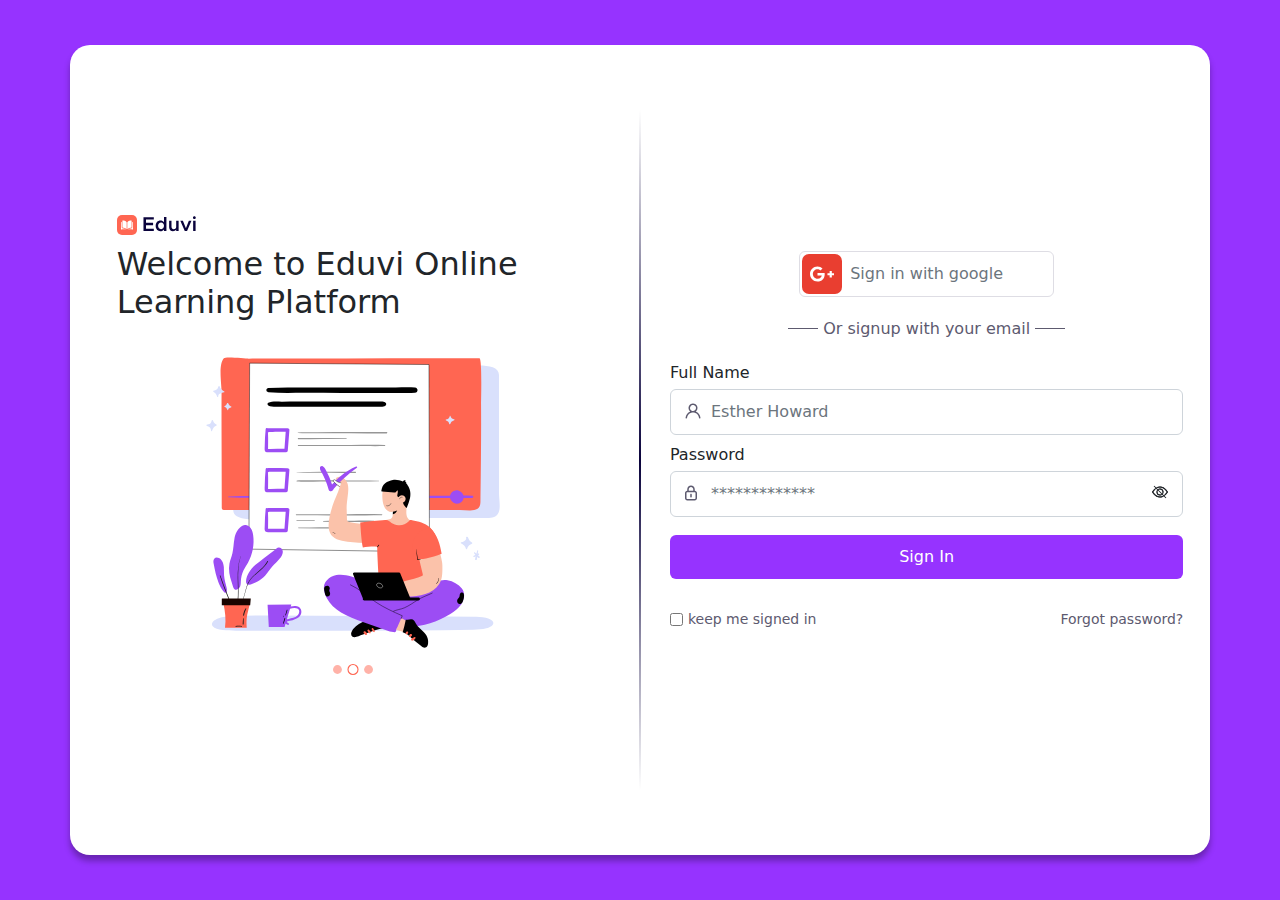
<file: sign_in.html>
<meta name="viewport" content="width=device-width, initial-scale=1.0">
<!DOCTYPE html>
<html lang="en">

<head>
    <meta charset="UTF-8">
    <meta http-equiv="X-UA-Compatible" content="IE=edge">
    <link href="https://fonts.cdnfonts.com/css/metropolis" rel="stylesheet">
    <link rel="stylesheet" href="styles/bootstrap.css">
    <link rel="stylesheet" href="styles/registration/reg.css">
    <link rel="stylesheet" href="styles/sign_in/sign_in.css">
    <title>SIGN IN</title>
    <link rel="icon" href="imgs/logo.svg" type="image/gif">
</head>

<body>
    <div class="wrapper ">
        <div class="sign_up">
            <div class="container">
                <div class="left">
                    <div class="left_text">
                        <div class="logo">
                            <img src="imgs/logo_login.svg" alt="">
                            <h2>Welcome to
                                Eduvi Online
                                Learning Platform
                            </h2>
                        </div>
                    </div>
                    <div class="imgs">
                        <img src="imgs/Login_img.svg" alt="" class="top_img">
                        <img src="imgs/Sliders.svg" alt="" class="img_slider">
                    </div>
                </div>
                <div class="middle"><img src="imgs/Line.svg" alt=""></div>
                <div class="right">
                    <div class="sing_google">
                        <button class="btn btn-outline-secondary">
                            <img src="imgs/google_icon.svg" alt="">
                            Sign in with google
                        </button>
                    </div>
                    <p><img src="imgs/Rectangle 2865.png" alt="">  Or signup with your email <img src="imgs/Rectangle 2865.png" alt=""></p>
                    <form id="send_signIn">
                        <label for="signIn_name">
                            <span style="font-weight: 500;">Full Name</span>
                            <img src="imgs/user.svg" alt="" class="form_icon_user">
                            <input type="text" class="form-control w-100 mt-1 mb-2" placeholder="Esther Howard" id="signIn_name" required>
                        </label>
                        <label for="signIn_password">
                            <span style="font-weight: 500;">Password</span>
                            <img src="imgs/lock.svg" alt="" class="form_icon_password">
                            <input type="password" class="form-control w-100 mt-1 mb-2" placeholder="*************" id="signIn_password" required>
                            <svg class="open_eye" id="open_eye" xmlns="http://www.w3.org/2000/svg" width="16" height="16" fill="currentColor" class="bi bi-eye" viewBox="0 0 16 16">
                                <path class="open_eye" d="M16 8s-3-5.5-8-5.5S0 8 0 8s3 5.5 8 5.5S16 8 16 8zM1.173 8a13.133 13.133 0 0 1 1.66-2.043C4.12 4.668 5.88 3.5 8 3.5c2.12 0 3.879 1.168 5.168 2.457A13.133 13.133 0 0 1 14.828 8c-.058.087-.122.183-.195.288-.335.48-.83 1.12-1.465 1.755C11.879 11.332 10.119 12.5 8 12.5c-2.12 0-3.879-1.168-5.168-2.457A13.134 13.134 0 0 1 1.172 8z"/>
                                <path class="open_eye" d="M8 5.5a2.5 2.5 0 1 0 0 5 2.5 2.5 0 0 0 0-5zM4.5 8a3.5 3.5 0 1 1 7 0 3.5 3.5 0 0 1-7 0z"/>
                            </svg>
                            <svg class="close_eye" id="close_eye" class="close" xmlns="http://www.w3.org/2000/svg" width="16" height="16" fill="currentColor" class="bi bi-eye-slash" viewBox="0 0 16 16">
                                <path class="close_eye" d="M13.359 11.238C15.06 9.72 16 8 16 8s-3-5.5-8-5.5a7.028 7.028 0 0 0-2.79.588l.77.771A5.944 5.944 0 0 1 8 3.5c2.12 0 3.879 1.168 5.168 2.457A13.134 13.134 0 0 1 14.828 8c-.058.087-.122.183-.195.288-.335.48-.83 1.12-1.465 1.755-.165.165-.337.328-.517.486l.708.709z"/>
                                <path class="close_eye" d="M11.297 9.176a3.5 3.5 0 0 0-4.474-4.474l.823.823a2.5 2.5 0 0 1 2.829 2.829l.822.822zm-2.943 1.299.822.822a3.5 3.5 0 0 1-4.474-4.474l.823.823a2.5 2.5 0 0 0 2.829 2.829z"/>
                                <path class="close_eye" d="M3.35 5.47c-.18.16-.353.322-.518.487A13.134 13.134 0 0 0 1.172 8l.195.288c.335.48.83 1.12 1.465 1.755C4.121 11.332 5.881 12.5 8 12.5c.716 0 1.39-.133 2.02-.36l.77.772A7.029 7.029 0 0 1 8 13.5C3 13.5 0 8 0 8s.939-1.721 2.641-3.238l.708.709zm10.296 8.884-12-12 .708-.708 12 12-.708.708z"/>
                            </svg>
                        </label>
                        <button class="btn btn-info">Sign In</button>
                        <span class="d-flex keepMe">
                            <div>
                                <input type="checkbox">
                                <p class="w-100 d-flex">  keep me signed in  </p>
                            </div>
                            <span class="d-block">Forgot password?</span>
                        </span>
                    </form>
                </div>
            </div>
        </div>
    </div>

</body>
<script src="scripts/boostrap.js"></script>
<script src="scripts/util.js"></script>
<script src="scripts/sign_in.js"></script>


</html>
</file>
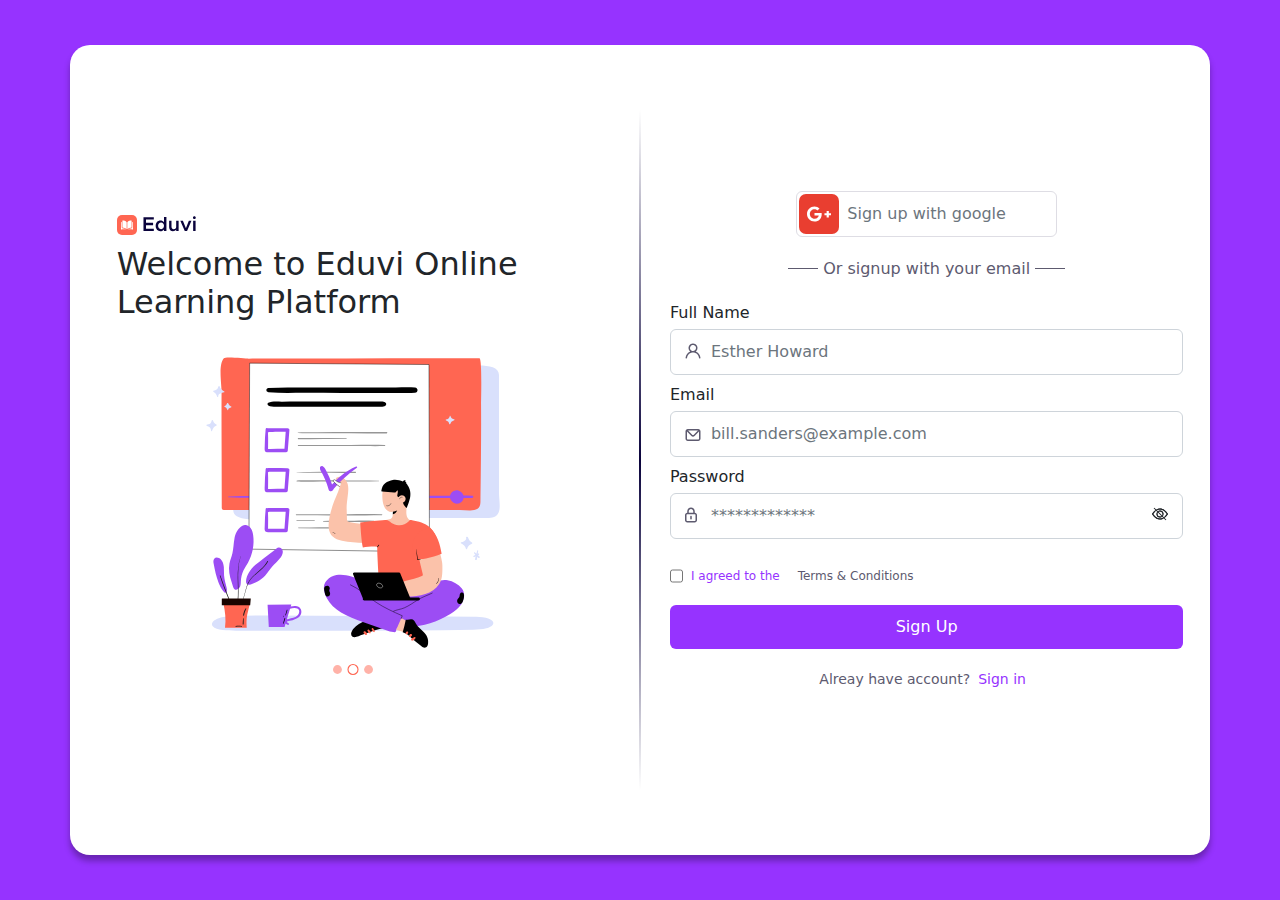
<file: sign_up.html>
<meta name="viewport" content="width=device-width, initial-scale=1.0">
<!DOCTYPE html>
<html lang="en">

<head>
    <meta charset="UTF-8">
    <meta http-equiv="X-UA-Compatible" content="IE=edge">
    <link href="https://fonts.cdnfonts.com/css/metropolis" rel="stylesheet">
    <link rel="stylesheet" href="styles/bootstrap.css">
    <link rel="stylesheet" href="styles/registration/reg.css">
    <title>SIGN UP</title>
    <link rel="icon" href="imgs/logo.svg" type="image/gif">
</head>

<body>
    <div class="wrapper ">
        <div class="sign_up ">
            <div class="container ">
                <div class="left">
                    <div class="left_text">
                        <div class="logo">
                            <img src="imgs/logo_login.svg" alt="">
                            <h2>Welcome to
                                Eduvi Online
                                Learning Platform
                            </h2>
                        </div>
                    </div>
                    <div class="imgs">
                        <img src="imgs/Login_img.svg" alt="" class="top_img">
                        <img src="imgs/Sliders.svg" alt="" class="img_slider">
                    </div>
                </div>
                <div class="middle"><img src="imgs/Line.svg" alt=""></div>
                <div class="right">
                    <div class="sing_google">
                        <button class="btn btn-outline-secondary">
                            <img src="imgs/google_icon.svg" alt="">
                            Sign up with google
                        </button>
                    </div>
                    <p><img src="imgs/Rectangle 2865.png" alt="">  Or signup with your email <img src="imgs/Rectangle 2865.png" alt=""></p>
                    <form id="send_signUp">
                        <label for="reg_name">
                            <span style="font-weight: 500;">Full Name</span>
                            <img src="imgs/user.svg" alt="" class="form_icon_user">
                            <input type="text" class="form-control w-100 mt-1 mb-2" placeholder="Esther Howard" id="reg_name" required>
                        </label>
                        <label for="reg_email">
                            <span style="font-weight: 500;">Email</span>
                            <img src="imgs/email.svg" alt="" class="form_icon_email">
                            <input type="email" class="form-control w-100 mt-1 mb-2" placeholder="bill.sanders@example.com" id="reg_email" required>
                        </label>
                        <label for="reg_password">
                            <span style="font-weight: 500;">Password</span>
                            <img src="imgs/lock.svg" alt="" class="form_icon_password">
                            <input type="password" class="form-control w-100 mt-1 mb-2" placeholder="*************" id="reg_password" required>
                            <svg class="close_eye" class="close" xmlns="http://www.w3.org/2000/svg" width="16" height="16" fill="currentColor" class="bi bi-eye-slash" viewBox="0 0 16 16">
                                <path class="close_eye"  d="M13.359 11.238C15.06 9.72 16 8 16 8s-3-5.5-8-5.5a7.028 7.028 0 0 0-2.79.588l.77.771A5.944 5.944 0 0 1 8 3.5c2.12 0 3.879 1.168 5.168 2.457A13.134 13.134 0 0 1 14.828 8c-.058.087-.122.183-.195.288-.335.48-.83 1.12-1.465 1.755-.165.165-.337.328-.517.486l.708.709z"/>
                                <path class="close_eye"  d="M11.297 9.176a3.5 3.5 0 0 0-4.474-4.474l.823.823a2.5 2.5 0 0 1 2.829 2.829l.822.822zm-2.943 1.299.822.822a3.5 3.5 0 0 1-4.474-4.474l.823.823a2.5 2.5 0 0 0 2.829 2.829z"/>
                                <path class="close_eye"  d="M3.35 5.47c-.18.16-.353.322-.518.487A13.134 13.134 0 0 0 1.172 8l.195.288c.335.48.83 1.12 1.465 1.755C4.121 11.332 5.881 12.5 8 12.5c.716 0 1.39-.133 2.02-.36l.77.772A7.029 7.029 0 0 1 8 13.5C3 13.5 0 8 0 8s.939-1.721 2.641-3.238l.708.709zm10.296 8.884-12-12 .708-.708 12 12-.708.708z"/>
                            </svg>
                            <svg class="open_eye" xmlns="http://www.w3.org/2000/svg" width="16" height="16" fill="currentColor" class="bi bi-eye" viewBox="0 0 16 16">
                                <path class="open_eye" d="M16 8s-3-5.5-8-5.5S0 8 0 8s3 5.5 8 5.5S16 8 16 8zM1.173 8a13.133 13.133 0 0 1 1.66-2.043C4.12 4.668 5.88 3.5 8 3.5c2.12 0 3.879 1.168 5.168 2.457A13.133 13.133 0 0 1 14.828 8c-.058.087-.122.183-.195.288-.335.48-.83 1.12-1.465 1.755C11.879 11.332 10.119 12.5 8 12.5c-2.12 0-3.879-1.168-5.168-2.457A13.134 13.134 0 0 1 1.172 8z"/>
                                <path class="open_eye" d="M8 5.5a2.5 2.5 0 1 0 0 5 2.5 2.5 0 0 0 0-5zM4.5 8a3.5 3.5 0 1 1 7 0 3.5 3.5 0 0 1-7 0z"/>
                            </svg>
                           
                        </label>
                        <span class="d-flex I_agree ">
                            <div class="d-flex">
                                <input type="checkbox">
                                <a href="#" class="nav-link mx-2">I agreed to the</a>
                            </div> 
                            <p class="d-flex"> Terms & Conditions</p>
                        </span>
                        <button class="btn btn-info">Sign Up</button>
                        <p class="d-flex justify-content-center" style="font-size: 14px;">Alreay have account? <a href="./sign_in.html" class="nav-link mx-2">Sign in</a></p>
                    </form>
                </div>
            </div>
        </div>
    </div>

</body>
<script src="scripts/boostrap.js"></script>
<script src="scripts/util.js"></script>
<script src="scripts/sign_up.js"></script>
</html>
</file>
<file: styles/registration/reg.css>
.close {
  display: none;
}

.wrapper .sign_up {
  overflow: hidden;
  position: relative;
  background-color: #9633FF;
  display: flex;
  justify-content: center;
  align-items: center;
  height: 100vh;
  width: 100%;
}
.wrapper .sign_up .container {
  display: flex;
  align-items: center;
  justify-content: space-around;
  background-color: #fff;
  height: 90%;
  border-radius: 20px;
  box-shadow: 0 6px 6px hsla(0deg, 0%, 0%, 0.3);
}
.wrapper .sign_up .container .left {
  width: 46%;
  display: flex;
  align-items: center;
  flex-direction: column;
  padding: 20px;
}
.wrapper .sign_up .container .left .left_text h2 {
  margin: 10px 0px 30px;
}
.wrapper .sign_up .container .left .imgs {
  display: flex;
  flex-direction: column;
  justify-content: center;
  align-items: center;
}
.wrapper .sign_up .container .left .imgs .top_img {
  width: 90%;
}
.wrapper .sign_up .container .left .imgs .img_slider {
  width: 40px;
  margin: 10px 0px;
}
.wrapper .sign_up .container .right {
  border: none;
  width: 46%;
}
.wrapper .sign_up .container .right .sing_google {
  position: relative;
  display: flex;
  justify-content: center;
}
.wrapper .sign_up .container .right .sing_google button {
  position: relative;
  display: flex;
  align-items: center;
  padding: 10px 50px;
  border: 1px solid #DEDDE4;
  text-align: center;
}
.wrapper .sign_up .container .right .sing_google button img {
  position: absolute;
  left: 0;
  margin: 0px 2px;
  float: left;
}
.wrapper .sign_up .container .right p {
  display: flex;
  justify-content: center;
  align-items: center;
  color: #5D5A6F;
  margin: 20px 0px;
}
.wrapper .sign_up .container .right p img {
  height: 1px;
  width: 30px;
  color: #5D5A6F;
  margin: 0px 5px;
}
.wrapper .sign_up .container .right form {
  display: flex;
  flex-direction: column;
  margin: 0;
}
.wrapper .sign_up .container .right form label {
  position: relative;
  display: flex;
  flex-direction: column;
}
.wrapper .sign_up .container .right form label input {
  width: 100%;
  padding: 10px 40px;
}
.wrapper .sign_up .container .right form label img {
  position: absolute;
}
.wrapper .sign_up .container .right form label .form_icon_user {
  top: 52%;
  margin: 0px 15px;
}
.wrapper .sign_up .container .right form label .form_icon_email {
  top: 57%;
  margin: 0px 15px;
}
.wrapper .sign_up .container .right form label .form_icon_password {
  top: 52%;
  margin: 0px 15px;
}
.wrapper .sign_up .container .right form label svg {
  position: absolute;
  right: 15px;
  top: 50%;
  cursor: pointer;
}
.wrapper .sign_up .container .right form .I_agree {
  margin: 20px 0px !important;
  display: flex;
  flex-wrap: wrap;
}
.wrapper .sign_up .container .right form .I_agree div a {
  color: #9633FF;
  font-size: 12px;
}
.wrapper .sign_up .container .right form .I_agree p {
  display: block;
  font-size: 12px;
  margin: 0px 10px;
}
.wrapper .sign_up .container .right form .btn-info {
  border: none;
  background-color: #9633FF;
  color: #fff;
  padding: 10px 25px;
}
.wrapper .sign_up .container .right form p a {
  color: #9633FF;
  font-weight: 500;
}
.wrapper .sign_up .container .middle {
  display: flex;
  justify-content: center;
  align-items: center;
  height: 85%;
}
.wrapper .sign_up .container .middle img {
  height: 100%;
}

@media screen and (max-width: 768px) {
  .wrapper .sign_up .container {
    margin: 0px 10px;
  }
  .wrapper .sign_up .container .left, .wrapper .sign_up .container .middle {
    display: none;
  }
  .wrapper .sign_up .container .right {
    margin: 0px 10px;
    width: 100% !important;
    padding: 50px 10px;
  }
  .wrapper .sign_up .container .right .sing_google button {
    font-size: 14px;
    padding: 8px 45px;
  }
  .wrapper .sign_up .container .right .sing_google button img {
    width: 35px;
  }
  .wrapper .sign_up .container .right p {
    font-size: 14px;
  }
  .wrapper .sign_up .container .right p img {
    width: 20px;
  }
}/*# sourceMappingURL=reg.css.map */
</file>
<file: styles/sign_in/sign_in.css>
.wrapper .sign_up .container .right form .btn-info {
  margin: 10px 0px;
}
.wrapper .sign_up .container .right form .keepMe {
  display: flex;
  align-items: center;
  justify-content: space-between;
  color: #5D5A6F;
}
.wrapper .sign_up .container .right form .keepMe div {
  display: flex;
  align-items: center;
  font-size: 14px;
  gap: 5px;
}
.wrapper .sign_up .container .right form .keepMe span {
  font-size: 14px;
}/*# sourceMappingURL=sign_in.css.map */
</file>
